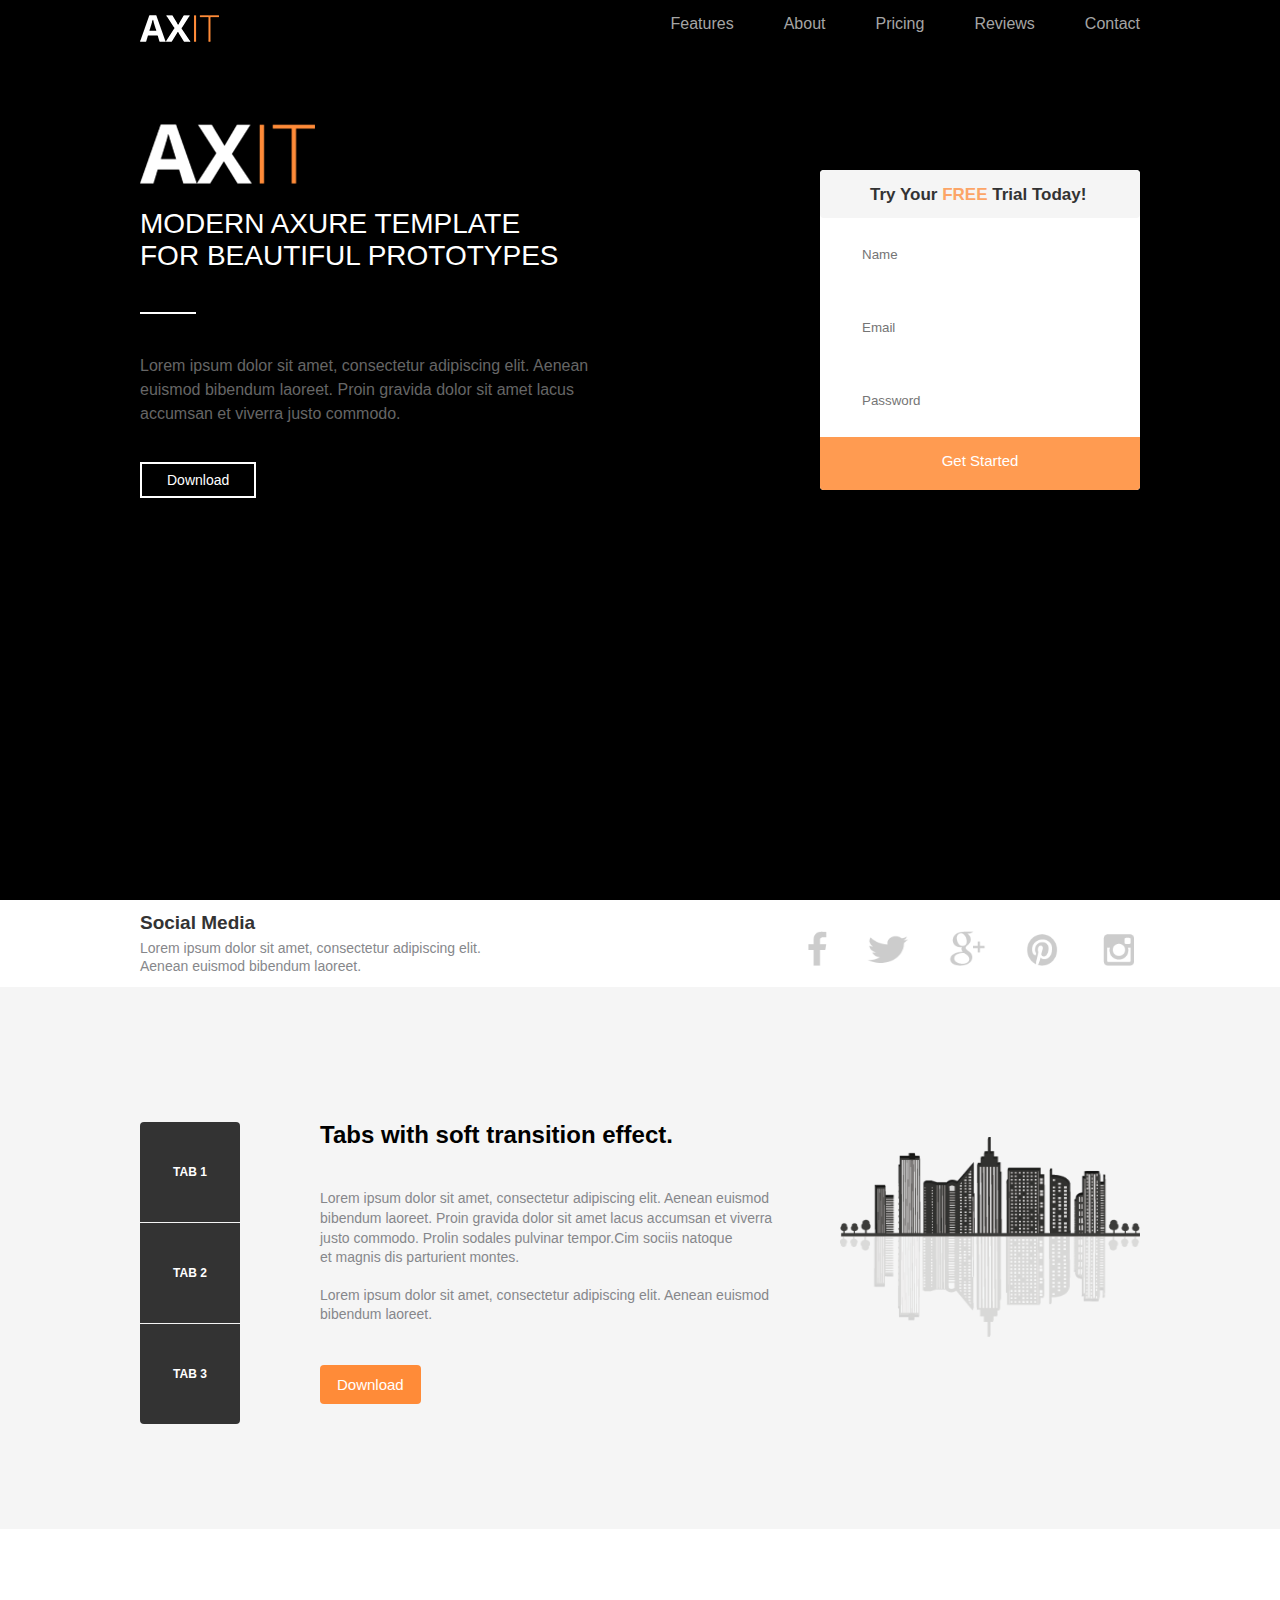
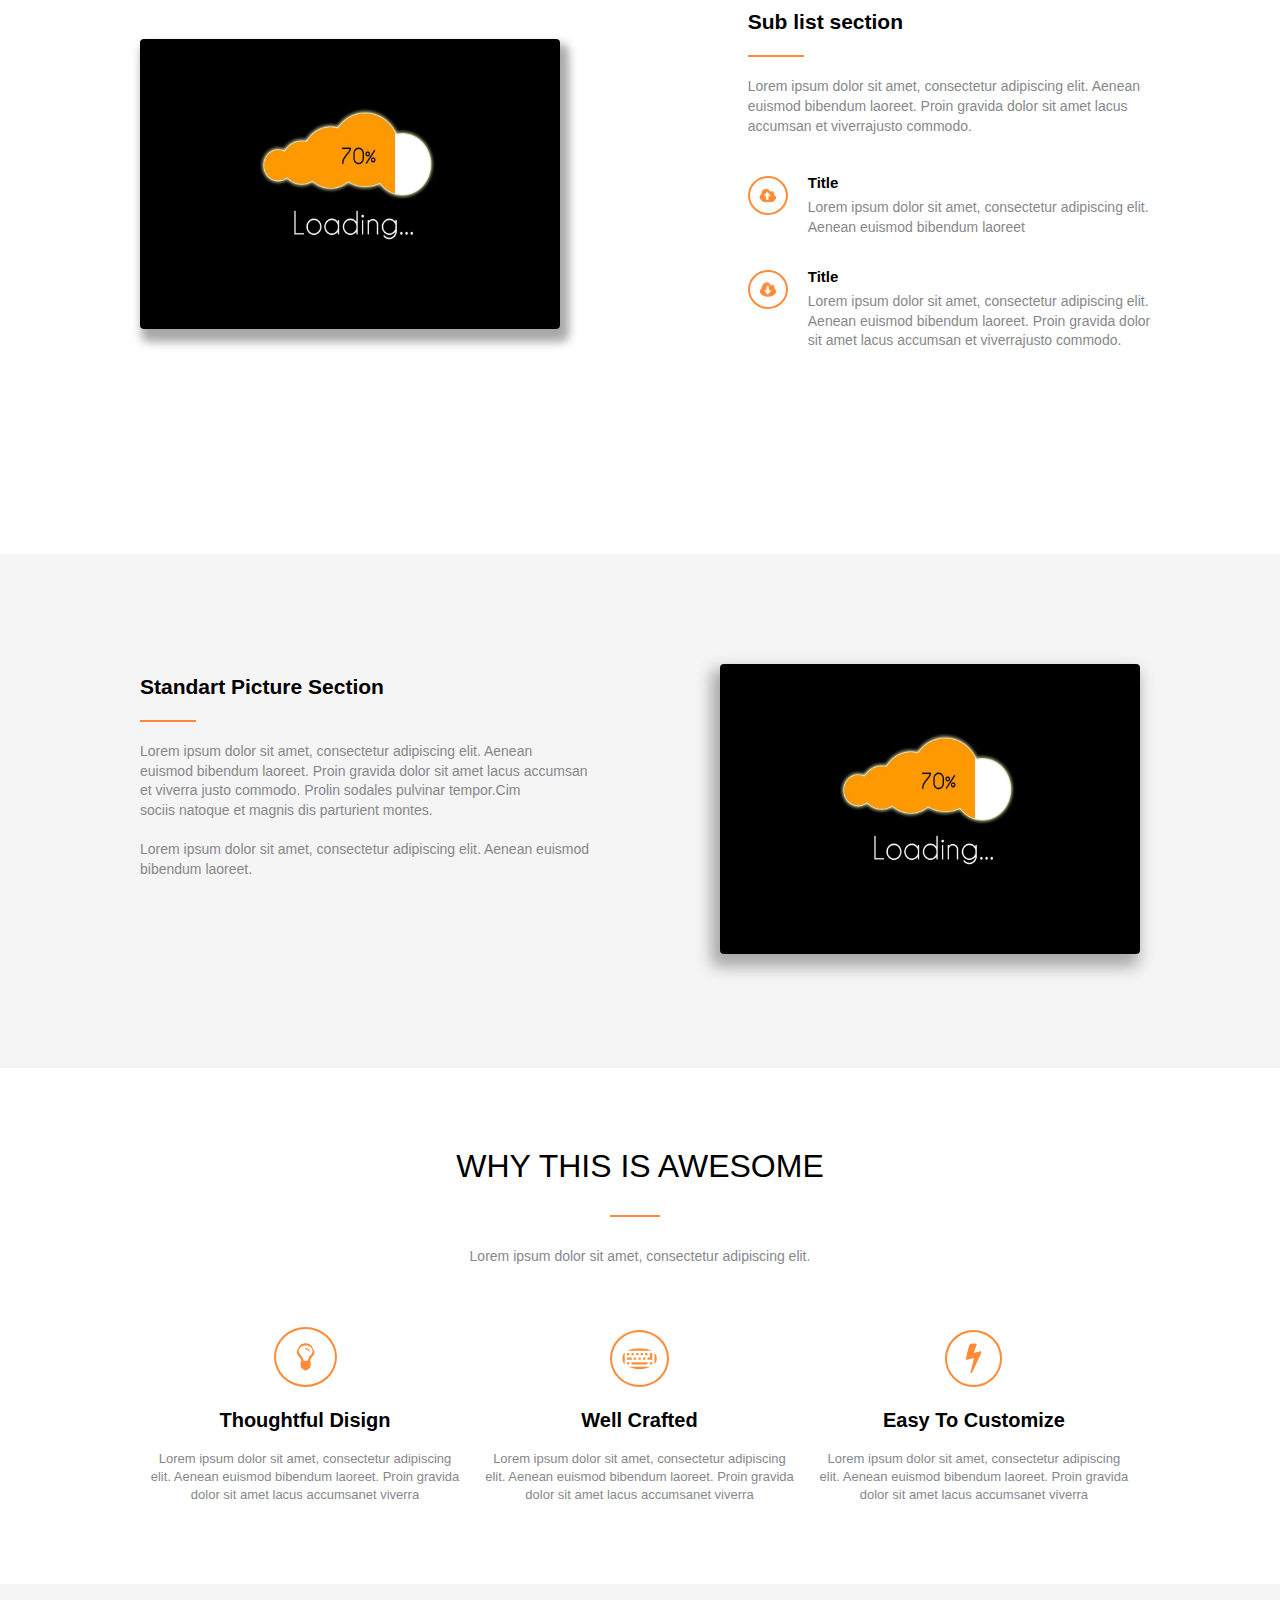
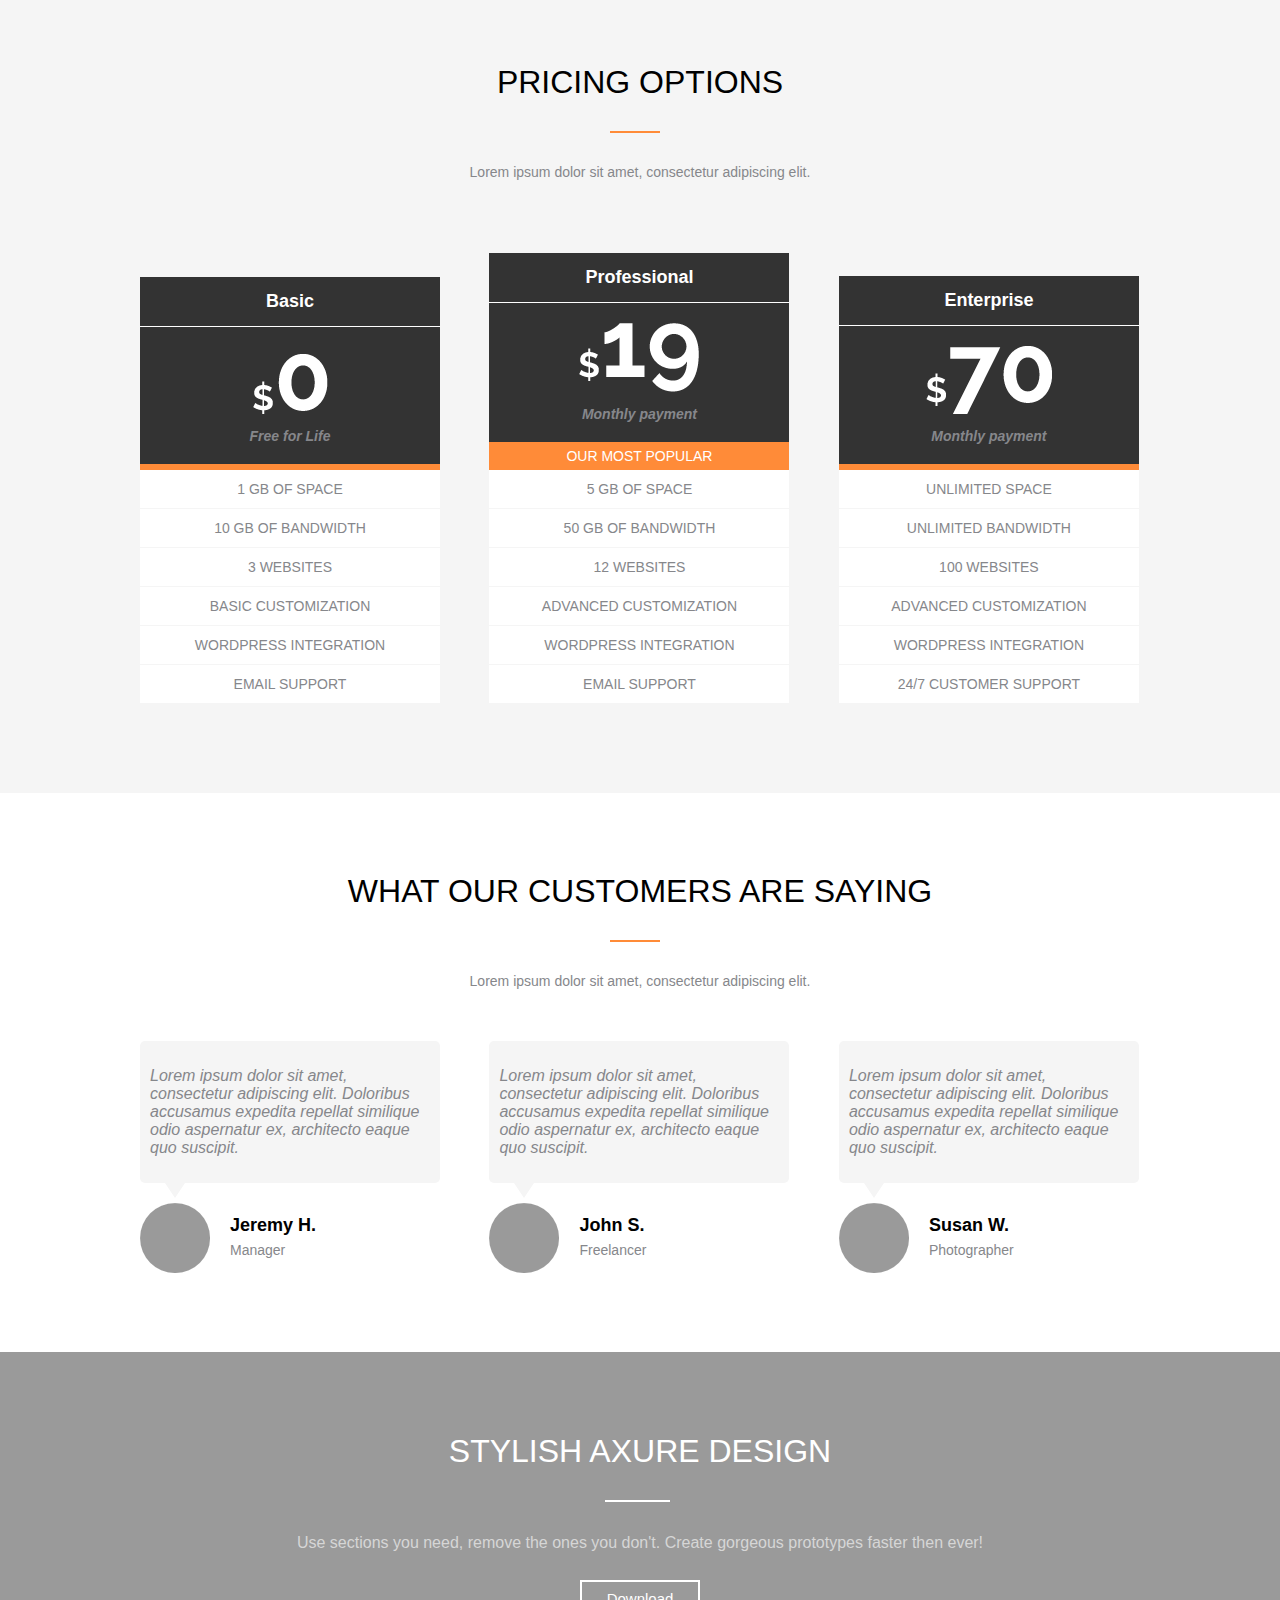
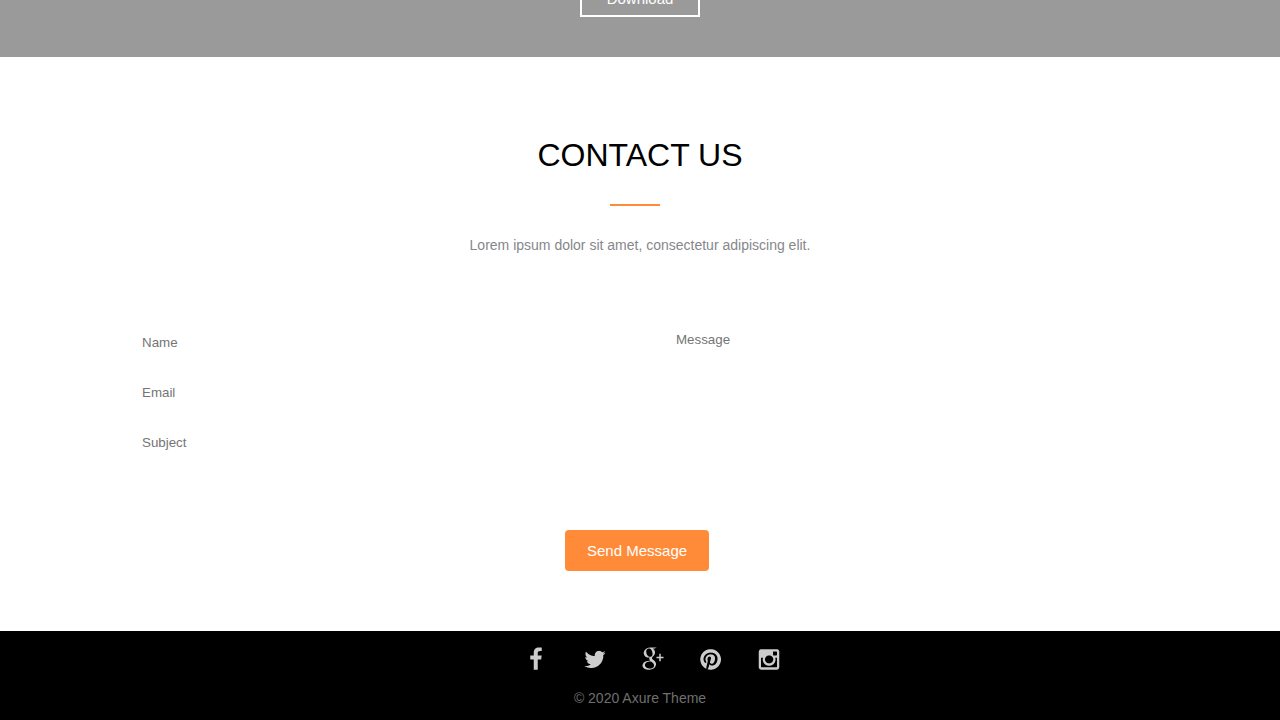
<file: Axit/index.html>
<!DOCTYPE html>
<html>
<head>
    <meta charset='utf-8'>
    <meta http-equiv='X-UA-Compatible' content='IE=edge'>
    <title>Axit</title>
    <meta name='viewport' content='width=device-width, initial-scale=1'>
    <link rel='stylesheet' type='text/css' media='screen' href='style.css'>
</head>
<body>
    <header>
        <div class="width-container">
            <div class="nav-header clearfix">
                <img src="images/Logo_1.png" class="logo" alt="">
                <nav>
                    <ul class="menu">
                        <li><a href="#">Features</a></li>
                        <li><a href="#">About</a></li>
                        <li><a href="#">Pricing</a></li>
                        <li><a href="#">Reviews</a></li>
                        <li><a href="#">Contact</a></li>
                    </ul>
                </nav>
            </div>
            <div class="content-header clearfix">
                <div class="info-header">
                    <img src="images/Logo.png" alt="">
                    <h3>Modern Axure Template<br>For Beautiful Prototypes</h1>
                    <hr id="line">
                    <p>Lorem ipsum dolor sit amet, consectetur adipiscing elit. Aenean<br>
                        euismod bibendum laoreet. Proin gravida dolor sit amet lacus<br>
                        accumsan et viverra justo commodo.</p>
                    <a href="#">Download</a>
                </div>
                <div class="form-login-header">
                    <div class="form-login-name">
                        <h3>Try Your <span>Free</span> Trial Today!</h3>
                    </div>
                    <div class="form-login-form">
                        <form action="#">
                            <input type="text" name="" id="name" placeholder="Name">
                            <input type="text" name="" id="email" placeholder="Email">
                            <input type="password" name="" id="password" placeholder="Password">
                        </form>
                    </div>
                    <div class="form-login-btn">
                        <button type="submit">Get Started</button>
                    </div>
                </div>
            </div>
        </div>
    </header>
    <section class="brand-bar">
        <div class="width-container clearfix">
            <div class="brand-bar-text">
                <h4>Social Media</h4>
                <p>Lorem ipsum dolor sit amet, consectetur adipiscing elit.<br>
                    Aenean euismod bibendum laoreet.</p>
            </div>
            <nav>
                <ul class="social-network">
                    <li><a href="https://www.facebook.com/"><img src="images/facebook.png" alt="facebook" id="facebook"></a></li>
                    <li><a href="https://twitter.com/"><img src="images/twitter.png" alt="twitter"></a></li>
                    <li><a href="https://www.google.com"><img src="images/google.png" alt="google"></a></li>
                    <li><a href="https://www.pinterest.com/"><img src="images/pinterest.png" alt="pinterest"></a></li>
                    <li><a href="https://www.instagram.com/"><img src="images/instagram.png" alt="instagram"></a></li>
                </ul>
            </nav>
        </div>
    </section>
    <section class="feature-one">
        <div class="width-container clearfix">
            <div class="feature-one-content">
                <div class="tab-blocks">
                    <ul>
                        <li><button>Tab 1</button></li>
                        <li><button>Tab 2</button></li>
                        <li><button>Tab 3</button></li>
                    </ul>
                </div>
                <div class="feature-one-text-content">
                    <h3>Tabs with soft transition effect.</h3>
                    <p id="first-p">Lorem ipsum dolor sit amet, consectetur adipiscing elit. Aenean euismod<br>
                        bibendum laoreet. Proin gravida dolor sit amet lacus accumsan et viverra<br>
                        justo commodo. Prolin sodales pulvinar tempor.Cim sociis natoque<br>
                        et magnis dis parturient montes.</p>
                    <p>Lorem ipsum dolor sit amet, consectetur adipiscing elit. Aenean euismod<br>
                        bibendum laoreet.</p>
                    <button>Download</button>
                </div>
            </div>
            <div class="feature-one-image">
                <img src="images/city.png" alt="city">
            </div>
        </div>
    </section>
    <section class="feature-two">
        <div class="width-container clearfix">
            <div class="feature-two-image">
                <img src="images/loading.jpg" alt="loading">
            </div>
            <div class="feature-two-text-content">
                <h3>Sub list section </h3>
                <hr>
                <p>Lorem ipsum dolor sit amet, consectetur adipiscing elit. Aenean<br>
                    euismod bibendum laoreet. Proin gravida dolor sit amet lacus<br>
                    accumsan et viverrajusto commodo.</p>
                    <div class="tab-content">
                        <img src="images/out.png" alt="logo">
                        <h4>Title</h4>
                        <p>Lorem ipsum dolor sit amet, consectetur adipiscing elit.<br>
                            Aenean euismod bibendum laoreet</p>
                    </div>
                    <div class="tab-content new-tab-content">
                        <img src="images/in.png" alt="logo">
                        <h4>Title</h4>
                        <p>Lorem ipsum dolor sit amet, consectetur adipiscing elit.<br>
                            Aenean euismod bibendum laoreet. Proin gravida dolor<br>
                            sit amet lacus accumsan et viverrajusto commodo.</p>
                    </div>
            </div>
        </div>
    </section>
    <section class="feature-three">
        <div class="width-container clearfix">
            <div class="feature-three-text-content">
                <h3>Standart picture section</h3>
                <hr>
                <p>Lorem ipsum dolor sit amet, consectetur adipiscing elit. Aenean<br>
                    euismod bibendum laoreet. Proin gravida dolor sit amet lacus accumsan<br>
                    et viverra justo commodo. Prolin sodales pulvinar tempor.Cim<br>
                    sociis natoque et magnis dis parturient montes.</p>
                <p>Lorem ipsum dolor sit amet, consectetur adipiscing elit. Aenean euismod<br>
                    bibendum laoreet.
                </p>
            </div>
            <div class="feature-three-image">
                <img src="images/loading.jpg" alt="">
            </div>
        </div>
    </section>
    <section class="process">
        <div class="width-container">
            <div class="process-title">
                <h2>Why this is awesome</h2>
                <hr>
                <p>Lorem ipsum dolor sit amet, consectetur adipiscing elit.</p>
            </div>
            <div class="process-content">
                <div class="process-tab-content">
                    <img id="lightbulb" src="images/lightbulb.png" alt="logo">
                    <h3>Thoughtful disign</h3>
                    <p>Lorem ipsum dolor sit amet, consectetur adipiscing<br>
                        elit. Aenean euismod bibendum laoreet. Proin gravida<br>
                        dolor sit amet lacus accumsanet viverra</p>
                </div>
                <div class="process-tab-content">
                    <img id="keyboard" src="images/keyboard.png" alt="logo">
                    <h3>Well crafted</h3>
                    <p>Lorem ipsum dolor sit amet, consectetur adipiscing<br>
                        elit. Aenean euismod bibendum laoreet. Proin gravida<br>
                        dolor sit amet lacus accumsanet viverra</p>
                </div>
                <div class="process-tab-content">
                    <img id="flash" src="images/flash.png" alt="logo">
                    <h3>Easy to customize</h3>
                    <p>Lorem ipsum dolor sit amet, consectetur adipiscing<br>
                        elit. Aenean euismod bibendum laoreet. Proin gravida<br>
                        dolor sit amet lacus accumsanet viverra</p>
                </div>
            </div>
        </div>
    </section>
    <section class="pricing">
        <div class="width-container">
            <div class="pricing-title process-title">
                <h2>Pricing options</h2>
                <hr>
                <p>Lorem ipsum dolor sit amet, consectetur adipiscing elit.</p>
            </div>
            <div class="pricing-content">
                <div class="pricing-tab">
                    <h4>Basic</h4>
                    <figure>
                        <img src="images/$0.png" alt="logo">
                        <figcaption>Free for Life</figcaption>
                    </figure>
                    <p></p>
                    <ul>
                        <li>1 gb of space</li>
                        <li>10 gb of bandwidth</li>
                        <li>3 websites</li>
                        <li>basic customization</li>
                        <li>wordpress integration</li>
                        <li>email support</li>
                    </ul>
                </div>
                <div class="pricing-tab">
                    <h4>Professional</h4>
                    <figure>
                        <img src="images/$19.png" alt="logo">
                        <figcaption>Monthly payment</figcaption>
                    </figure>
                    <p>Our most popular</p>
                    <ul>
                        <li>5 gb of space</li>
                        <li>50 gb of bandwidth</li>
                        <li>12 websites</li>
                        <li>advanced customization</li>
                        <li>wordpress integration</li>
                        <li>email support</li>
                    </ul>
                </div>
                <div class="pricing-tab">
                    <h4>Enterprise</h4>
                    <figure>
                        <img src="images/$70.png" alt="logo">
                        <figcaption>Monthly payment</figcaption>
                    </figure>
                    <p></p>
                    <ul>
                        <li>unlimited space</li>
                        <li>unlimited bandwidth</li>
                        <li>100 websites</li>
                        <li>advanced customization</li>
                        <li>wordpress integration</li>
                        <li>24/7 customer support</li>
                    </ul>
                </div>
            </div>
        </div>
    </section>
    <section class="customers">
        <div class="width-container">
            <div class="customers-title process-title">
                <h2>What our customers are saying</h2>
                <hr>
                <p>Lorem ipsum dolor sit amet, consectetur adipiscing elit.</p>
            </div>
            <div class="customers-content">
                <div class="customers-tab">
                    <blockquote>
                        <p>Lorem ipsum dolor sit amet, consectetur adipiscing elit. 
                            Doloribus accusamus expedita repellat similique odio aspernatur 
                            ex, architecto eaque quo suscipit.</p>
                    </blockquote>
                    <img src="images/avatar.png" alt="avatar">
                    <div class="tab-name">
                        <p>Jeremy H.</p>
                        <p>Manager</p>
                    </div>
                </div>
                <div class="customers-tab">
                    <blockquote>
                        <p>Lorem ipsum dolor sit amet, consectetur adipiscing elit. 
                            Doloribus accusamus expedita repellat similique odio aspernatur 
                            ex, architecto eaque quo suscipit.</p>
                    </blockquote>
                    <img src="images/avatar.png" alt="avatar">
                    <div class="tab-name">
                        <p>John S.</p>
                        <p>Freelancer</p>
                    </div>
                </div>
                <div class="customers-tab">
                    <blockquote>
                        <p>Lorem ipsum dolor sit amet, consectetur adipiscing elit. 
                            Doloribus accusamus expedita repellat similique odio aspernatur 
                            ex, architecto eaque quo suscipit.</p>
                    </blockquote>
                    <img src="images/avatar.png" alt="avatar">
                    <div class="tab-name">
                        <p>Susan W.</p>
                        <p>Photographer</p>
                    </div>
                </div>
            </div>
        </div>
    </section>
    <section class="stylish">
        <div class="width-container">
            <div class="process-title">
                <h2>Stylish axure design</h2>
                <hr id="stylish-logo">
                <p id="stylish-title">Use sections you need, remove the ones 
                    you don't. Create gorgeous prototypes faster then ever!</p>
                <button>Download</button>
            </div>
        </div>
    </section>
    <section class="contact">
        <div class="width-container">
            <div class="process-title clearfix">
                <h2>Contact us</h2>
                <hr>
                <p>Lorem ipsum dolor sit amet, consectetur adipiscing elit.</p>
            </div>
            <div class="contact-content clearfix">
                <form action="#">
                    <div class="contact-info">
                        <input type="text" name="" id="name" placeholder="Name">
                        <input type="text" name="" id="email" placeholder="Email">
                        <input type="text" name="" id="subject" placeholder="Subject">
                    </div>
                    <div class="contact-text">
                        <input type="text" name="" id="message" placeholder="Message">
                    </div>
                </form>
            </div>
            <div class="contact-btn">
                <button>Send message</button>
            </div>
        </div>
    </section>
    <footer>
        <div class="width-container">
            <ul>
                <li><a href="https://www.facebook.com/"><img src="images/facebook_footer.png" alt=""></a></li>
                <li><a href="https://twitter.com/"><img src="images/twitter_footer.png" alt=""></a></li>
                <li><a href="https://www.google.com/"><img src="images/google_footer.png" alt=""></a></li>
                <li><a href="https://www.pinterest.com/"><img src="images/pin_footer.png" alt=""></a></li>
                <li><a href="https://www.instagram.com/"><img src="images/insta_footer.png" alt=""></a></li>
            </ul>
            <p>© 2020 Axure Theme</p>
        </div>
    </footer>
</body>
</html>
</file>
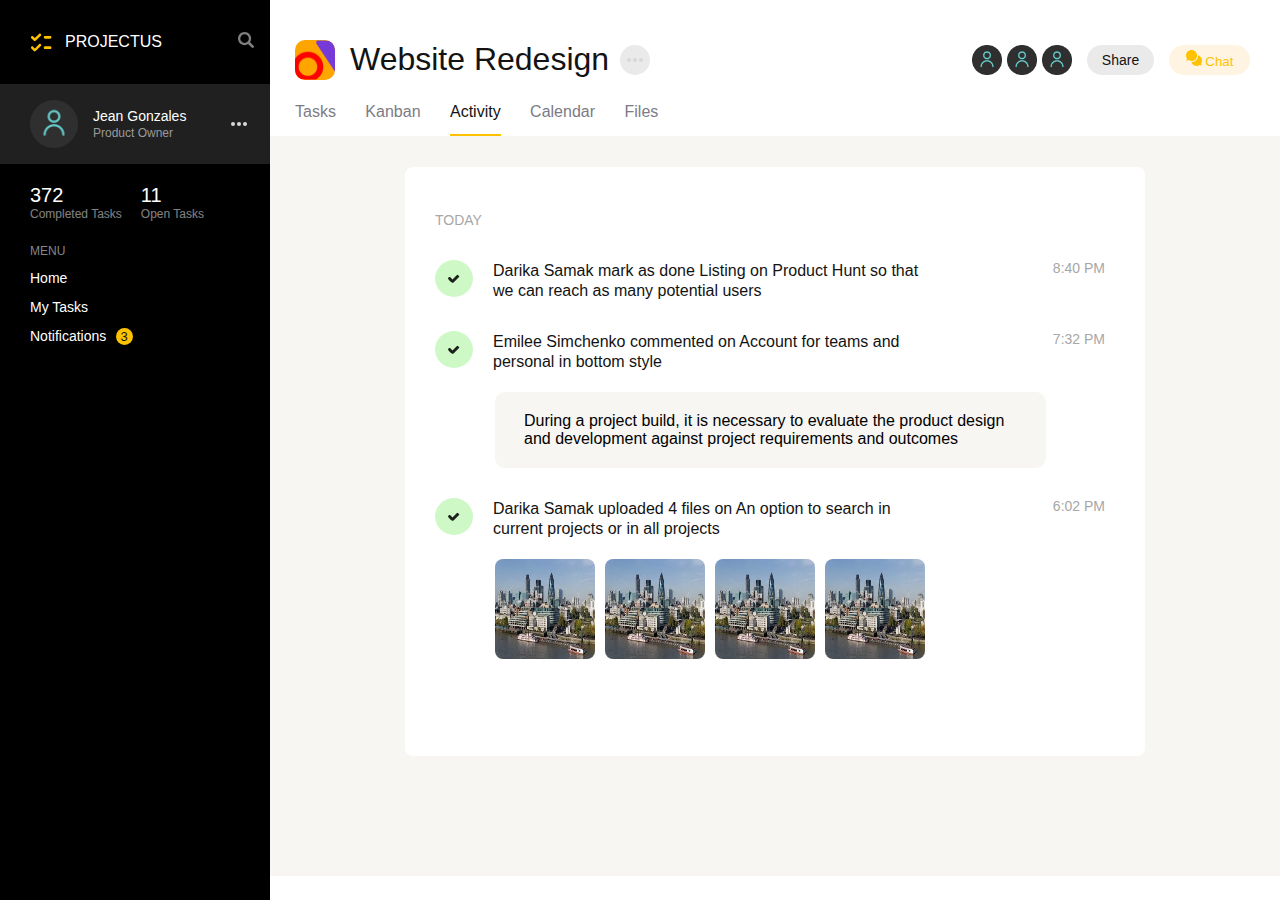
<file: FrontTest/index.html>
<!DOCTYPE html>
<html>
<head>
    <meta charset='utf-8'>
    <meta http-equiv='X-UA-Compatible' content='IE=edge'>
    <title>Page Title</title>
    <meta name='viewport' content='width=device-width, initial-scale=1'>
    <link rel='stylesheet' type='text/css' media='screen' href='style.css'>
</head>
<body>
    <section class="user-info">
        <div class="content-width">
            <div class="side-logo">
                <div class="side-title">
                    <div class="btn-back"></div>
                    <img src="./assets/Logo@3x.svg" alt="mark">
                    <h3>Projectus</h3>
                </div>
                <div class="search">
                    <a href=""><img src="./assets/Search@3x.svg" alt="search"></a>
                </div>
            </div>
        </div>
        <div class="about-user">
            <div class="content-width">
                <div class="flex-about-user">
                    <div class="user-name-photo">
                        <img src="./images/user.png" alt="photo">
                        <div class="user-name-text">
                            <p id="name">Jean Gonzales</p>
                            <p id="job">Product Owner</p>
                        </div>
                    </div>
                    <button class="btn-dots">
                        <div class="dot"></div>
                        <div class="dot"></div>
                        <div class="dot"></div>
                    </button>
                </div>
            </div>
        </div>
        <div class="content-width">
            <div class="user-tasks">
                <div class="completed-tasks">
                    <p class="tasks-numbers">372</p>
                    <p class="about-tasks">Completed Tasks</p>
                </div>
                <div class="open-tasks">
                    <p class="tasks-numbers">11</p>
                    <p class="about-tasks">Open Tasks</p>
                </div>
            </div>
            <div class="side-navbar">
                <ul>
                    <li class="item-menu"><a href="">Menu</a></li>
                    <li><a href="">Home</a></li>
                    <li><a href="">My Tasks</a></li>
                    <li><a href="">Notifications</a><span>3</span></span></li>
                </ul>
            </div>
        </div>
    </section>
    <header>
        <div class="head">
            <div class="start-menu">
                <div class="logo-name">
                    <div class="head-burger">
                        <span></span>
                    </div>
                    <img src="./assets/Shapes@2x.png" alt="shapes">
                    <h1>Website Redesign</h1>
                    <button class="btn-dots">
                        <div class="dot"></div>
                        <div class="dot"></div>
                        <div class="dot"></div>
                    </button>
                </div>
            </div>
            <div class="current-users">
                <ul class="users">
                    <li><img src="./images/user.png" alt=""></li>
                    <li><img src="./images/user.png" alt=""></li>
                    <li><img src="./images/user.png" alt=""></li>
                </ul>
                <button class="share">S<span class="with-s">hare</span></button>
                <button class="chat">
                    <img src="./assets/Combined Shape@1x.svg" alt="chat">
                    <span class="without-chat">Chat</span>
                </button>
            </div>
        </div>
        <nav class="menu">
            <ul>
                <li><a href="">Tasks</a></li>
                <li><a href="">Kanban</a></li>
                <li><a href="" class="isFocused">Activity</a></li>
                <li><a href="">Calendar</a></li>
                <li><a href="">Files</a></li>
            </ul>
        </nav>
    </header>
    <section class="main-content">
        <div class="content-block">
            <p class="day">Today</p>
            <div class="message message-one">
                <div class="message-content">
                    <div class="image-background">
                        <img src="./assets/Icon@3x.svg" alt="message-logo">
                    </div>
                    <p class="text-message">Darika Samak mark as done Listing on Product Hunt so that<wbr> we can reach as many potential users</p>
                </div>
                <p class="time">8:40 PM</p>
            </div>
            <div class="message message-two">
                <div class="message-content">
                    <div class="image-background">
                        <img src="./assets/Icon@3x.svg" alt="message-logo">
                    </div>
                    <p class="text-message">Emilee Simchenko commented on Account for teams and<wbr> personal in bottom style</p>
                </div>
                <p class="time">7:32 PM</p>
            </div>
            <div class="important-message">
                <p>During a project build, it is necessary to evaluate the product design<wbr> and development against project requirements and outcomes</p>
            </div>
            <div class="message message-three">
                <div class="message-content">
                    <div class="image-background">
                        <img src="./assets/Icon@3x.svg" alt="message-logo">
                    </div>
                    <p class="text-message">Darika Samak uploaded 4 files on An option to search in<wbr> current projects or in all projects</p>
                </div>
                <p class="time">6:02 PM</p>
            </div>
            <div class="city-images">
                <img src="./images/city.jpg" alt="">
                <img src="./images/city.jpg" alt="">
                <img src="./images/city.jpg" alt="">
                <img src="./images/city.jpg" alt="">
            </div>
        </div>
    </section>
    <script src='main.js'></script>
</body>
</html>
</file>
<file: Axit/style.css>
body {
    margin: 0;
    padding: 0;
    height: 100%;
    font-family: Arial, Helvetica, sans-serif;
}
header {
    background-color: #000000;
    height: 100vh;
}
.clearfix:after {
    content: "";
    display: table;
    clear: both;
}

.width-container {
    width: 1000px;
    margin: 0 auto;
}
.logo {
    padding-top: 15px;
    float: left;
}
nav {
    margin-top: 15px;
    float: right;
}
.menu {
    margin: 0;
    padding: 0;
    display: block;
}
.menu li{
    float: left;
    display: block;
    margin-left: 50px;
}
.menu a {
    color: #a5a5a5;
    text-decoration: none;
}

.info-header {
    float: left;
    margin-top: 82px;
}
.info-header h3 {
    margin-top: 20px;
    margin-bottom: 0;
    color: #fff;
    text-transform: uppercase;
    font-weight: 400;
    font-size: 28px;
    width: 500px;
}
.info-header hr {
    border: none;
    background-color: #fff;
    margin: 40px 0 40px 0;
    width: 56px;
    height: 2px;
}
.info-header p{
    color: #666666;
    line-height: 1.5em;
    font-weight: 200;
    font-size: 16px;
    margin-bottom: 45px;
}
.info-header a {
    text-decoration: none;
    color: #fff;
    border: 2px solid #fff;
    padding: 8px 25px;
    font-size: 14px;
}

.form-login-header {
    margin-top: 128px;
    width: 320px;
    height: 320px;
    float: right;
    background-color: #fff;
    border-radius: 4px;
    box-sizing: border-box;
}
.form-login-name h3{
    font-size: 17px;
    color: #333333;
    margin: 10px 50px;
}
.form-login-name {
    border-radius: 4px;
    padding-top: 5px;
    padding-bottom: 3px;
    background-color: #f5f5f5;
}
.form-login-name h3 span {
    color: #fca567;
    text-transform: uppercase;
}
.form-login-form form input{
    border-top: 0;
    border-left: 0;
    border-right: 0;
    border-bottom: 0;
    display: inline-block;
    outline: 0;
    margin: 28px 40px;
}
.form-login-btn button {
    width: 100%;
    font-size: 15px;
    color: #fff;
    padding-top: 15px;
    padding-bottom: 21px;
    cursor: pointer;
    border: none;
    border-bottom-left-radius: 4px;
    border-bottom-right-radius: 4px;
    outline: 0;
    background-color: #ff9b51;
}

.brand-bar-text {
    float: left;
}
.brand-bar-text h4 {
    color: #333333;
    font-size: 19px;
    margin-top: 12px;
    margin-bottom: 0;
}
.brand-bar-text p {
    font-size: 14px;
    margin-top: 5px;
    line-height: 1.3em;
    color: #86878b;
    margin-bottom: 12px;
}
.social-network li{
    float: left;
    display: block;
    margin-left: 35px;
}
.social-network li a img {
    width: 42px;
    height: 35px;
}
#facebook {
    width: 24px;
}

.feature-one {
    background-color: #f5f5f5;
}

.feature-one-content {
    float: left;
}
.tab-blocks ul{
    margin: 0;
    padding: 0;
    float: left;
}
.tab-blocks ul li{
    margin-top: 1px;
    display: block;
}
.tab-blocks ul li:first-child {
    margin-top: 135px;
}
.tab-blocks ul li:last-child {
    margin-bottom: 105px;
}
.tab-blocks ul li button{
    text-transform: uppercase;
    color: #fff;
    font-size: 12px;
    font-weight: 600;
    width: 100px;
    height: 100px;
    background-color: #333333;
    border: none;
    outline: 0;
    cursor: pointer;
}
.tab-blocks ul li:first-child button{
    border-top-left-radius: 4px;
    border-top-right-radius: 4px;
}
.tab-blocks ul li:last-child button {
    border-bottom-left-radius: 4px;
    border-bottom-right-radius: 4px;
}
.tab-blocks ul li button:focus {
    background-color: #ff8b38;
}
.feature-one-text-content {
    padding : 110px 0 0 180px;
}
.feature-one-text-content h3 {
    font-size: 24px;

}
.feature-one-text-content p {
    margin: 0;
    padding: 0;
    font-size: 14px;
    line-height: 1.4em;
    color: #86878b;
}
.feature-one-text-content #first-p {
    margin: 40px 0 18px 0;
}
.feature-one-text-content button {
    font-size: 15px;
    margin-top: 40px;
    padding: 11px 17px;
    border: none;
    outline: 0;
    cursor: pointer;
    border-radius: 4px;
    background-color: #ff8b38;
    color: #fff;
    font-weight: 500;
}
.feature-one-image {
    float: right;
}
.feature-one-image img {
    margin-top: 150px;
    width: 300px;
    height: 200px;
}

.feature-two-image{
    float: left;
}
.feature-two-image img {
    margin-top: 110px;
    margin-bottom: 110px;
    width: 420px;
    height: 290px;
    border-radius: 4px;
    box-shadow: 5px 9px 10px 4px rgb(170, 169, 169);
}
.feature-two-text-content {
    float: right;
    margin-top: 60px;
}
.feature-two-text-content p {
    margin: 0 0 40px 0;
    padding: 0;
    font-size: 14px;
    line-height: 1.4em;
    color: #86878b;
}
.feature-two-text-content h3{
    font-size: 21px;
}
.feature-two-text-content hr {
    border: none;
    background-color: #ff8b38;
    margin: 20px 0 20px 0;
    width: 56px;
    height: 2px;
}
.feature-two-text-content .tab-content img {
    border: 2px solid #ff8b38;
    width: 18px;
    height: 15px;
    padding: 10px 9px;
    border-radius: 50%
}
.feature-two-text-content .tab-content h4 {
    font-size: 15px;
    position: relative;
    left: 60px;
    bottom: 65px;
}
.feature-two-text-content .tab-content p {
    position: relative;
    left: 60px;
    bottom: 78px;
}
.feature-two-text-content .new-tab-content {
    position: relative;
    bottom: 85px;
}

.feature-three {
    background-color: #f5f5f5;
}
.feature-three-image {
    float: right;
}
.feature-three-image img {
    margin-top: 110px;
    margin-bottom: 110px;
    width: 420px;
    height: 290px;
    border-radius: 4px;
    box-shadow: -5px 9px 15px 4px rgb(170, 169, 169);
}
.feature-three-text-content {
    float: left;
    margin-top: 100px;
}
.feature-three-text-content h3 {
    font-size: 21px;
    text-transform: capitalize;
}
.feature-three-text-content hr {
    border: none;
    background-color: #ff8b38;
    margin: 20px 0 20px 0;
    width: 56px;
    height: 2px;
}
.feature-three-text-content p {
    margin: 0 0 20px 0;
    padding: 0;
    font-size: 14px;
    line-height: 1.4em;
    color: #86878b;
}

.process-title {
    text-align: center;
    margin-top: 80px;
}
.process-title h2 {
    text-transform: uppercase;
    font-weight: 300;
    font-size: 32px;
    margin-bottom: 30px;
}
.process-title hr {
    border: none;
    background-color: #ff8b38;
    margin-right: 480px;
    width: 50px;
    height: 2px;
}
.process-title p {
    margin-top: 30px;
    font-size: 14px;
    line-height: 1.4em;
    color: #86878b;
}
.process-tab-content {
    width: 330px;
    display: inline-block;
    text-align: center;
}
.process-tab-content img {
    text-align: center;
    border: 2px solid #ff8b38;
    border-radius: 50%;
}
#lightbulb {
    padding: 14px 20px;
}
#keyboard {
    padding: 16px 10px;
}
#flash{
    padding: 11px 18px;
}
.process-tab-content h3 {
    margin: 18px 0;
    font-size: 20px;
    text-transform: capitalize;
}
.process-tab-content p {
    margin: 0;
    font-size: 13px;
    line-height: 1.4em;
    color: #86878b;
}
.process-content{
    margin-top: 60px;
    margin-bottom: 80px;
}

.pricing {
    padding: 0.1px;
    background-color: #f5f5f5;
}
.pricing-content {
    margin: 70px 0 100px 0;
}
.pricing-tab {
    display: inline-block;
    height: 400px;
    width: 300px;
    border: 0px solid black;
}
.pricing-tab h4 {
    background-color: #333333;
    text-align: center;
    margin: 0;
    padding: 14px 0;
    font-size: 18px;
    color: #fff;
    border-bottom: 1px solid white;
}
.pricing-tab figure {
    background-color: #333333;
    text-align: center;
    margin: 0;
    padding: 20px 0;
    border-bottom: 1px solid #ff8b38;
}
.pricing-tab figcaption {
    color: #86878b;
    font-style: italic;
    font-size: 14px;
    font-weight: 600;
    padding-top: 10px;
}
.pricing-tab p {
    margin: 0;
    padding: 2px;
    text-align: center;
    text-transform: uppercase;
    color: #fff;
    font-weight: 500;
    font-size: 14px;
    border-bottom: 1px solid #ff8b38;
    background-color: #ff8b38;
}
.pricing-tab:nth-child(2) p {
    padding: 5px 0;
}
.pricing-tab ul {
    padding: 0;
    margin: 0;
    font-size: 14px;
    list-style: none;
    text-align: center;
    color: #86878b;
    background-color: #fff;
    text-transform: uppercase;
}
.pricing-tab ul li {
    padding: 11px 0;
    border-bottom: 1px solid #f5f5f5;
}
.pricing-tab:first-child {
    margin-right: 45px;
}
.pricing-tab:nth-child(2) {
    margin-right: 45px;
}
.pricing-tab:first-child figure {
    padding-top: 27px;
}

.customers-content {
    margin-top: 30px;
}
.customers-tab {
    width: 300px;
    display: inline-block;
}
.customers-tab:first-child {
    margin-right: 45px;
}
.customers-tab:nth-child(2) {
    margin-right: 45px;
}
.customers-tab blockquote {
    margin: 20px 0px 20px 0px;
    padding: 10px 10px;
    position: relative;
    font-size: 15px;
    background: #f5f5f5;
    color: #86878b;
    font-style: italic;
    border-radius: 5px;
}
.customers-tab blockquote p {
    font-size: 16px;
}
.customers-tab blockquote::before {
    content: ''; 
    position: absolute;
    left: 25px;
    bottom: -25px; 
    border: 10px solid transparent; 
    border-top: 15px solid #f5f5f5;
}
.customers-tab .tab-name {
    position: relative;
    bottom: 80px;
    left: 90px;
}
.customers-tab .tab-name p:first-child {
    font-size: 18px;
    font-weight: 600;
}
.customers-tab .tab-name p:last-child {
    font-size: 14px;
    color: #86878b;
    margin-top: -12px;
}

.stylish {
    padding: 0.1px;
    background-color: #9a9a9a;
    padding-bottom: 40px;
}
.stylish h2 {
    color: #fff;
}
#stylish-logo {
    border: none;
    background-color: #fff;
    margin-right: 470px;
    width: 65px;
    height: 2px;
}
#stylish-title {
    margin-top: 30px;
    font-size: 16px;
    line-height: 1.4em;
    color: #d6d6d6;
}
.stylish button {
    font-size: 15px;
    margin-top: 10px;
    outline: 0;
    cursor: pointer;
    background-color: transparent;
    color: #fff;
    font-weight: 500;
    border: 2px solid #fff;
    padding: 8px 25px;
}
.contact-content {
    margin: 60px 0 50px 0;
}
.contact-content input {
    border: none;
    outline: 0;
}
.contact-info {
    float: left;
}
.contact-info input{
    display: block;
    padding: 5px 2px;
    margin-bottom: 25px;
    color: #000;
    width: 300px;
}
.contact-text {
    float: left;
    margin-left: 230px;
}
.contact-text input {
    width: 400px;
    padding-bottom: 50px;
}
.contact-btn{
    margin-left: 425px;
    margin-bottom: 60px;
}
.contact-btn button {
    text-transform: capitalize;
    border: none;
    outline: 0;
    background-color: #ff8b38;
    color: #fff;
    font-size: 15px;
    font-weight: 500;
    cursor: pointer;
    padding: 12px 22px;
    border-radius: 4px;
}

footer {
    display: flex;
	flex-direction: column;
    margin: 0;
    padding: 0;
    text-align: center;
    background-color: #000;
}
footer ul {
    padding: 0;
}
footer ul li{
    display: inline-block;
    margin-left: 30px;
}
footer p {
    color: #6f6f6f;
    font-size: 14px;
}
</file>
<file: FrontTest/style.css>
button {
  outline: none;
}

header .head .start-menu .logo-name .btn-dots, .content-width .btn-dots {
  box-sizing: border-box;
  width: 30px;
  height: 30px;
  border-radius: 50%;
  border: 0;
  display: flex;
  justify-content: center;
  align-items: center;
  cursor: pointer;
}

header .head .start-menu .logo-name .btn-dots .dot, .content-width .btn-dots .dot {
  box-sizing: border-box;
  min-width: 4px;
  min-height: 4px;
  margin: 0 1px;
  border-radius: 50%;
}

body {
  padding: 0;
  margin: 0;
  font-family: Helvetica, sans-serif;
  width: 100%;
  height: 100%;
}

p {
  margin: 0;
  padding: 0;
}

ul {
  margin: 0;
  padding: 0;
}

.user-info {
  padding: 0;
  width: 270px;
  height: 100vh;
  background-color: black;
  float: left;
  position: fixed;
  z-index: 2;
}

.about-user {
  height: 80px;
  background-color: #202020;
}

.flex-about-user {
  padding: 16px 0;
  display: flex;
  justify-content: space-between;
  align-items: center;
}

.content-width {
  padding: 0 16px 0 30px;
}
.content-width .side-logo {
  padding: 30px 0;
  display: flex;
  align-items: center;
  justify-content: space-between;
}
.content-width .side-logo .side-title {
  display: flex;
  align-items: center;
}
.content-width .side-logo .side-title img {
  width: 22px;
  height: 19px;
}
.content-width .side-logo .side-title h3 {
  margin: 0 0 0 13px;
  color: #FFFFFF;
  line-height: 24px;
  font-size: 16px;
  font-weight: 400;
  text-transform: uppercase;
}
.content-width .side-logo .search img {
  width: 16px;
  height: 16px;
}
.content-width .user-name-photo {
  display: flex;
  align-items: center;
  margin-right: 30px;
}
.content-width .user-name-photo img {
  width: 48px;
  height: 48px;
}
.content-width .user-name-photo .user-name-text {
  margin-left: 15px;
}
.content-width .user-name-photo .user-name-text #name {
  color: #FFFFFF;
  font-size: 14px;
  margin-bottom: 2px;
}
.content-width .user-name-photo .user-name-text #job {
  color: #9B9B9B;
  font-size: 12px;
}
.content-width .btn-dots {
  background-color: inherit;
}
.content-width .btn-dots .dot {
  background-color: #D8D8D8;
}
.content-width .user-tasks {
  margin: 20px 0;
  display: flex;
}
.content-width .user-tasks .completed-tasks {
  margin-right: 19px;
}
.content-width .user-tasks .tasks-numbers {
  font-size: 20px;
  color: #FFFFFF;
}
.content-width .user-tasks .about-tasks {
  font-size: 12px;
  color: #FFFFFF;
  opacity: 0.5;
}
.content-width .side-navbar li {
  list-style: none;
  margin-bottom: 7px;
}
.content-width .side-navbar li a {
  text-decoration: none;
  color: #FFFFFF;
  font-size: 14px;
  line-height: 22px;
}
.content-width .side-navbar li span {
  font-size: 13px;
  width: 20px;
  height: 19px;
  padding: 1px 5px;
  border-radius: 50%;
  background-color: #FFC200;
  margin-left: 9.3px;
  color: #131313;
}
.content-width .side-navbar .item-menu {
  text-transform: uppercase;
}
.content-width .side-navbar .item-menu a {
  font-size: 12px;
  color: #878787;
  line-height: 18px;
}

header {
  width: 100%;
  height: 136px;
  padding: 0;
  position: fixed;
  background-color: #FFFFFF;
}
header .head {
  margin-left: 265px;
  padding: 39.5px 30px 0 30px;
  display: flex;
  align-items: center;
  justify-content: space-between;
}
header .head .start-menu .logo-name {
  display: flex;
  align-items: center;
}
header .head .start-menu .logo-name .head-burger {
  display: none;
}
header .head .start-menu .logo-name img {
  width: 40px;
  height: 40px;
  background-color: orange;
  border-radius: 10px;
}
header .head .start-menu .logo-name h1 {
  padding: 0;
  margin: 0 11px 0px 15px;
  font-size: 32px;
  color: #131313;
  font-weight: 400;
}
header .head .start-menu .logo-name .btn-dots {
  margin-right: 5px;
  background-color: #EAEAEA;
}
header .head .start-menu .logo-name .btn-dots .dot {
  background-color: #D8D8D8;
}
header .head .current-users {
  display: flex;
  align-items: center;
}
header .head .current-users .users {
  display: flex;
  list-style: none;
}
header .head .current-users .users li {
  width: 30px;
  height: 30px;
  margin-right: 5px;
}
header .head .current-users .users li img {
  width: 30px;
  height: 30px;
}
header .head .current-users .share {
  width: 67px;
  height: 30px;
  background-color: #EAEAEA;
  border-radius: 15px;
  text-align: center;
  text-decoration: none;
  border: none;
  cursor: pointer;
  color: #131313;
  font-size: 14px;
  margin-left: 10px;
}
header .head .current-users .chat {
  width: 81px;
  height: 30px;
  color: #FFC200;
  border: none;
  cursor: pointer;
  border-radius: 15px;
  background-color: #FFF3E2;
  margin-left: 15px;
}
header .menu {
  margin: 23px 0 14px 295px;
}
header .menu ul li {
  display: inline;
  margin-right: 25px;
}
header .menu ul li a {
  text-decoration: none;
  font-size: 16px;
  color: #7C7B85;
  padding-bottom: 14px;
}
header .menu ul li a.isFocused {
  border-bottom: 2px solid #FFC200;
  color: #131313;
}

.main-content {
  height: 100%;
  background-color: #F7F6F3;
  margin: 0 auto;
  display: flex;
  justify-content: center;
  padding: 67px 20px 120px 20px;
}
.main-content .content-block {
  box-sizing: border-box;
  max-height: 800px;
  width: 740px;
  background-color: #FFFFFF;
  border-radius: 8px;
  margin: 100px 0 0 270px;
  box-sizing: border-box;
  padding: 45px 20px 10px 30px;
}
.main-content .content-block .day {
  font-size: 14px;
  color: #a7a7a7;
  text-transform: uppercase;
  margin-bottom: 32px;
}
.main-content .content-block .important-message {
  box-sizing: border-box;
  max-width: 551px;
  max-height: 120px;
  background-color: #F7F6F3;
  padding: 20px 30px 20px 29px;
  border-radius: 10px;
  margin: 0 60px 30px 60px;
}
.main-content .content-block .message {
  display: flex;
  justify-content: space-between;
}
.main-content .content-block .message .message-content {
  display: flex;
  align-items: center;
  justify-content: space-around;
  max-width: 500px;
}
.main-content .content-block .message .message-content img {
  background-color: #CEF9C6;
  padding: 14px 13px;
  border-radius: 50%;
  margin-right: 20px;
}
.main-content .content-block .message .message-content p {
  font-size: 16px;
  color: #131313;
  line-height: 20px;
}
.main-content .content-block .message .time {
  color: #a7a7a7;
  font-size: 14px;
  margin: 0 20px;
}
.main-content .content-block .message-one {
  margin-bottom: 30px;
}
.main-content .content-block .message-two {
  margin-bottom: 20px;
}
.main-content .content-block .message-three {
  margin-bottom: 20px;
}
.main-content .content-block .text-message {
  font-size: 16px;
  color: #131313;
}
.main-content .city-images {
  display: flex;
  justify-content: flex-start;
  flex-wrap: wrap;
  margin: 0 0 77px 50px;
}
.main-content .city-images img {
  margin: 0 0 10px 10px;
  width: 100px;
  height: 100px;
  border-radius: 8px;
}

@media (min-width: 1200px) {
  .main-content {
    padding: 67px 20px 120px 20px;
  }
}
@media (max-width: 992px) {
  header .head .start-menu .logo-name h1 {
    font-size: 28px;
  }
  header .menu {
    margin: 10px 0 0 295px;
  }
  header .menu ul li {
    margin-right: 20px;
  }
  header .menu ul li a {
    font-size: 15px;
    padding-bottom: 5px;
  }

  .main-content {
    padding: 67px 20px 80px 20px;
  }
}
@media (max-width: 864px) {
  .main-content .content-block {
    max-height: 800px;
  }
  .main-content .content-block .important-message {
    padding: 10px 20px 10px 19px;
  }
  .main-content .city-images {
    margin: 0 0 83px 0;
  }
  .main-content .city-images img {
    margin: 0 0 10px 8px;
    width: 100px;
    height: 100px;
    border-radius: 8px;
  }
}
@media (max-width: 795px) {
  .user-info {
    width: 200px;
  }

  .about-user {
    height: 80px;
  }

  .flex-about-user {
    padding: 16px 0;
  }

  .content-width {
    padding: 0 8px 0 15px;
  }
  .content-width .side-logo {
    padding: 15px 0;
  }
  .content-width .side-logo .side-title img {
    width: 18px;
    height: 15px;
  }
  .content-width .side-logo .side-title h3 {
    margin-left: 5px;
    font-size: 14px;
    font-weight: 400;
  }
  .content-width .side-logo .search img {
    width: 14px;
    height: 14px;
  }
  .content-width .user-name-photo {
    margin-right: 0;
  }
  .content-width .user-name-photo img {
    width: 40px;
    height: 40px;
  }
  .content-width .user-name-photo .user-name-text {
    margin-left: 8px;
  }
  .content-width .user-name-photo .user-name-text #name {
    font-size: 13px;
    margin-bottom: 2px;
  }
  .content-width .user-name-photo .user-name-text #job {
    font-size: 11px;
  }
  .content-width .user-tasks .completed-tasks {
    margin-right: 19px;
  }
  .content-width .user-tasks .tasks-numbers {
    font-size: 17px;
  }
  .content-width .user-tasks .about-tasks {
    font-size: 12px;
  }

  header {
    height: 110px;
  }
  header .head {
    margin-left: 200px;
    padding: 25px 15px 0 15px;
  }
  header .head .start-menu .logo-name img {
    width: 35px;
    height: 35px;
  }
  header .head .start-menu .logo-name h1 {
    margin: 0 8px 0px 15px;
    font-size: 20px;
  }
  header .head .start-menu .logo-name .btn-dots {
    width: 25px;
    height: 25px;
  }
  header .head .current-users .users li {
    width: 25px;
    height: 25px;
    margin-right: 5px;
  }
  header .head .current-users .users li img {
    width: 25px;
    height: 25px;
  }
  header .head .current-users .share {
    width: 57px;
    height: 30px;
    font-size: 14px;
    margin-left: 5px;
  }
  header .head .current-users .chat {
    width: 70px;
    height: 30px;
    margin-left: 5px;
  }
  header .menu {
    margin: 18px 0 0 217px;
  }
  header .menu ul li {
    margin-right: 20px;
  }
  header .menu ul li a {
    font-size: 15px;
    padding-bottom: 3px;
  }

  .main-content {
    padding: 20px 10px 80px 10px;
  }
  .main-content .content-block {
    max-height: 800px;
    margin-left: 200px;
    padding: 25px 10px 30px 20px;
  }
  .main-content .content-block .day {
    margin-bottom: 22px;
  }
  .main-content .content-block .important-message {
    max-height: 120px;
    padding: 10px 10px 10px 19px;
  }
  .main-content .content-block .message .message-content {
    max-width: 500px;
  }
  .main-content .content-block .message .message-content p {
    line-height: 18px;
  }
  .main-content .content-block .message-one {
    margin-bottom: 25px;
  }
  .main-content .content-block .message-two {
    margin-bottom: 15px;
  }
  .main-content .content-block .message-three {
    margin-bottom: 15px;
  }
  .main-content .city-images {
    margin: 0 0 33px 10px;
  }
  .main-content .city-images img {
    width: 100px;
    height: 100px;
    border-radius: 8px;
  }
}
@media (max-width: 620px) {
  body.active {
    overflow: hidden;
  }

  .user-info {
    left: -100%;
    top: 0;
    padding: 0;
    width: 100%;
    height: 100%;
    transition: 0.3s;
  }

  .content-width {
    padding: 0 16px 0 30px;
  }
  .content-width .side-logo {
    height: 70px;
  }
  .content-width .side-logo .side-title img {
    width: 30px;
    height: 29px;
  }
  .content-width .side-logo .side-title h3 {
    font-size: 18px;
    margin: 0 0 0 15px;
  }
  .content-width .side-logo .side-title .btn-back {
    border: solid white;
    border-width: 0 4px 4px 0;
    display: inline-block;
    padding: 8px;
    transform: rotate(135deg);
    margin-right: 5px;
  }
  .content-width .side-logo .search img {
    width: 20px;
    height: 20px;
  }
  .content-width .user-name-photo img {
    width: 52px;
    height: 52px;
  }
  .content-width .user-name-photo .user-name-text {
    margin-left: 20px;
  }
  .content-width .user-name-photo .user-name-text #name {
    font-size: 16px;
  }
  .content-width .user-name-photo .user-name-text #job {
    font-size: 14px;
  }
  .content-width .user-tasks {
    margin: 25px 0;
  }
  .content-width .user-tasks .tasks-numbers {
    font-size: 24px;
  }
  .content-width .user-tasks .about-tasks {
    font-size: 14px;
  }
  .content-width .side-navbar li {
    margin-bottom: 10px;
  }
  .content-width .side-navbar li a {
    font-size: 16px;
    line-height: 22px;
  }
  .content-width .side-navbar li span {
    font-size: 14px;
  }
  .content-width .side-navbar .item-menu a {
    font-size: 14px;
  }

  .user-info.active {
    left: 0;
  }

  header {
    height: 110px;
  }
  header .head {
    margin-left: 0;
    padding: 25px 15px 0 15px;
  }
  header .head .start-menu .logo-name .head-burger {
    display: block;
    position: relative;
    width: 30px;
    height: 20px;
    margin-left: 6px;
  }
  header .head .start-menu .logo-name .head-burger span {
    position: absolute;
    background-color: #131313;
    left: 0;
    width: 100%;
    height: 2px;
    top: 9px;
    transition: 0.3s;
  }
  header .head .start-menu .logo-name .head-burger:before,
header .head .start-menu .logo-name .head-burger:after {
    content: "";
    background-color: #131313;
    position: absolute;
    width: 100%;
    height: 2px;
    left: 0;
    transition: 0.3s;
  }
  header .head .start-menu .logo-name .head-burger:before {
    top: 0;
  }
  header .head .start-menu .logo-name .head-burger:after {
    bottom: 0;
  }
  header .head .start-menu .logo-name img {
    display: none;
  }
  header .head .start-menu .logo-name h1 {
    margin: 0 8px 0px 15px;
    font-size: 20px;
  }
  header .head .start-menu .logo-name .btn-dots {
    width: 25px;
    height: 25px;
  }
  header .head .current-users .users li {
    width: 25px;
    height: 25px;
    margin-right: 5px;
  }
  header .head .current-users .users li img {
    width: 25px;
    height: 25px;
  }
  header .head .current-users .share {
    width: 30px;
    height: 30px;
    font-size: 14px;
    margin-left: 5px;
  }
  header .head .current-users .share .with-s {
    display: none;
  }
  header .head .current-users .chat {
    width: 30px;
    height: 30px;
    margin-left: 5px;
  }
  header .head .current-users .chat .without-chat {
    display: none;
  }
  header .menu {
    margin: 18px 0 0 20px;
  }
  header .menu ul li {
    margin-right: 18px;
  }
  header .menu ul li a {
    font-size: 15px;
    padding-bottom: 3px;
  }

  .main-content {
    padding: 20px 10px 80px 10px;
  }
  .main-content .content-block {
    max-height: 900px;
    margin-left: 0;
    padding: 25px 20px 30px 20px;
  }
  .main-content .content-block .day {
    margin-bottom: 22px;
  }
  .main-content .content-block .important-message {
    max-height: 300px;
    padding: 10px;
    margin-left: 50px;
  }
  .main-content .content-block .message .message-content {
    max-width: 500px;
  }
  .main-content .content-block .message .message-content p {
    line-height: 18px;
  }
  .main-content .content-block .message-one {
    margin-bottom: 25px;
  }
  .main-content .content-block .message-two {
    margin-bottom: 15px;
  }
  .main-content .content-block .message-three {
    margin-bottom: 15px;
  }
  .main-content .city-images {
    display: flex;
    justify-content: center;
    margin-bottom: 33px;
  }
  .main-content .city-images img {
    width: 100px;
    height: 100px;
    border-radius: 8px;
  }
}
@media (max-width: 360px) {
  header .head .start-menu .logo-name .head-burger {
    margin-left: 0;
  }
  header .head .start-menu .logo-name img {
    display: none;
  }
  header .head .start-menu .logo-name h1 {
    font-size: 16px;
    margin-left: 5px;
  }
  header .menu ul li {
    margin-right: 10px;
  }
  header .menu ul li a {
    font-size: 14px;
    padding-bottom: 12px;
  }
}
</file>
